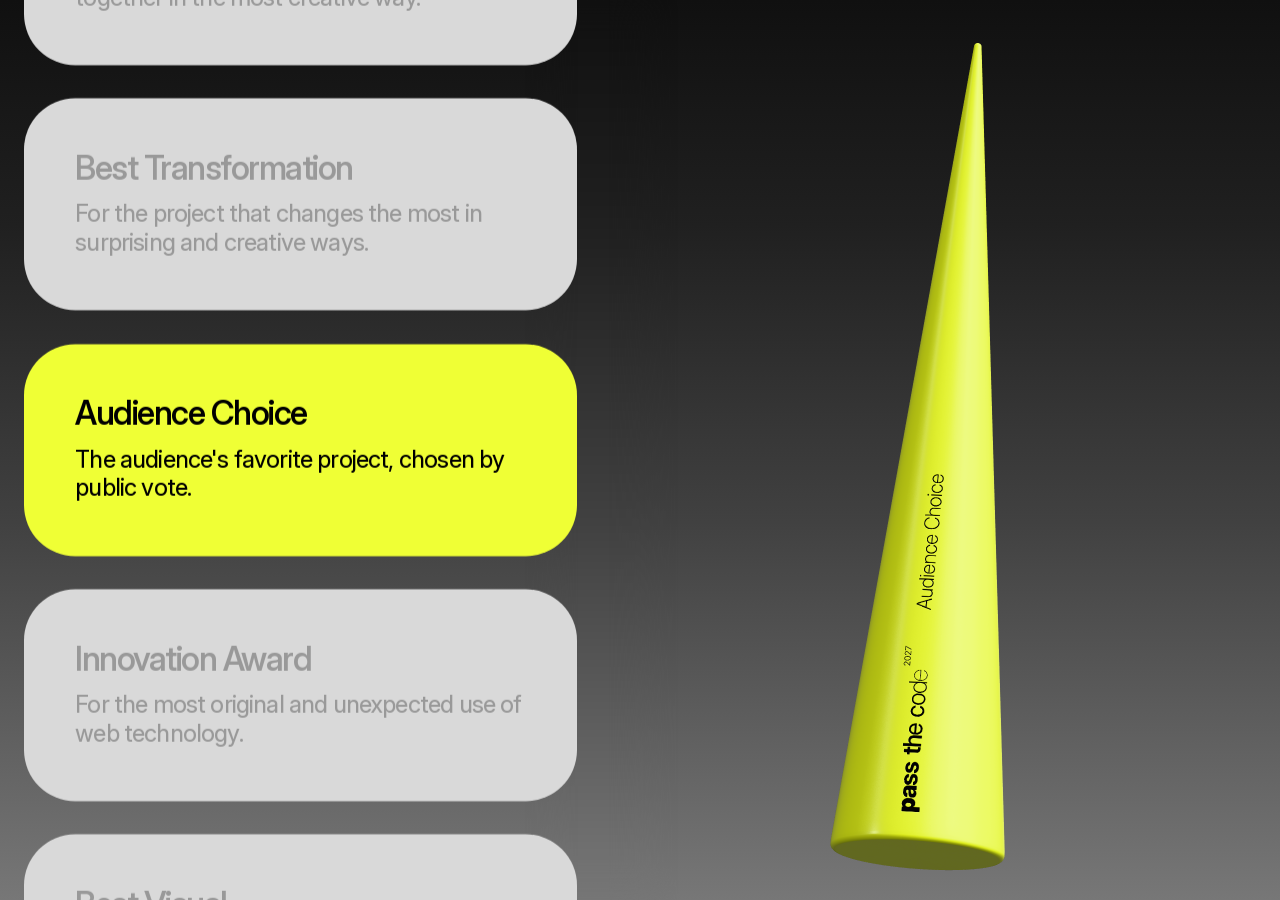
<file: awards-motion.html>
<!doctype html>
<html lang="en" class="presentation-clean">
<head>
  <meta charset="utf-8"><meta name="viewport" content="width=device-width,initial-scale=1">
  <title>Pass the Code — Awards</title>
  <link rel="stylesheet" href="trophies.css?v=01">
  <link rel="stylesheet" href="awards-motion.css?v=closer-type-larger-trophy">
  <script type="module" src="trophies.js?v=slightly-smaller-base-view"></script>
  <link rel="stylesheet" href="presentation.css?v=zy-clean">
  <script src="presentation.js?v=zy-clean" defer></script>
</head>
<body class="awards-story">
  <section id="award-rail" aria-label="Award descriptions"><div id="award-list"></div></section>
  <div class="award-soft-edge" aria-hidden="true"></div>
  <main id="trophy-view" aria-label="Five interactive 3D cone trophies"></main>
  <header data-site-ui><a href="trophies.html">↖ Trophies</a><span>TROPHY STUDIES / 01</span><button id="theme" aria-label="Change background">Dark background</button></header>
  <div data-site-ui class="intro"><h1>Five colors.<br>One form.</h1><span>pass the code · 2027</span></div>
  <nav data-site-ui class="palette" aria-label="Select trophy"><button id="all" class="selected" aria-pressed="true">All five</button></nav>
  <footer data-site-ui><span id="selection">THE COLLECTION</span><span class="hint">Drag to orbit · Shift + drag to move vertically · scroll to zoom</span><div><button id="tour">Pause awards</button><button id="reset">Reset view</button><a id="download" href="assets/trophies/pass-the-code-collection.glb" download>Download 5 models ↗</a></div></footer>
  <p id="error" role="status" hidden></p>
</body>
</html>
</file>
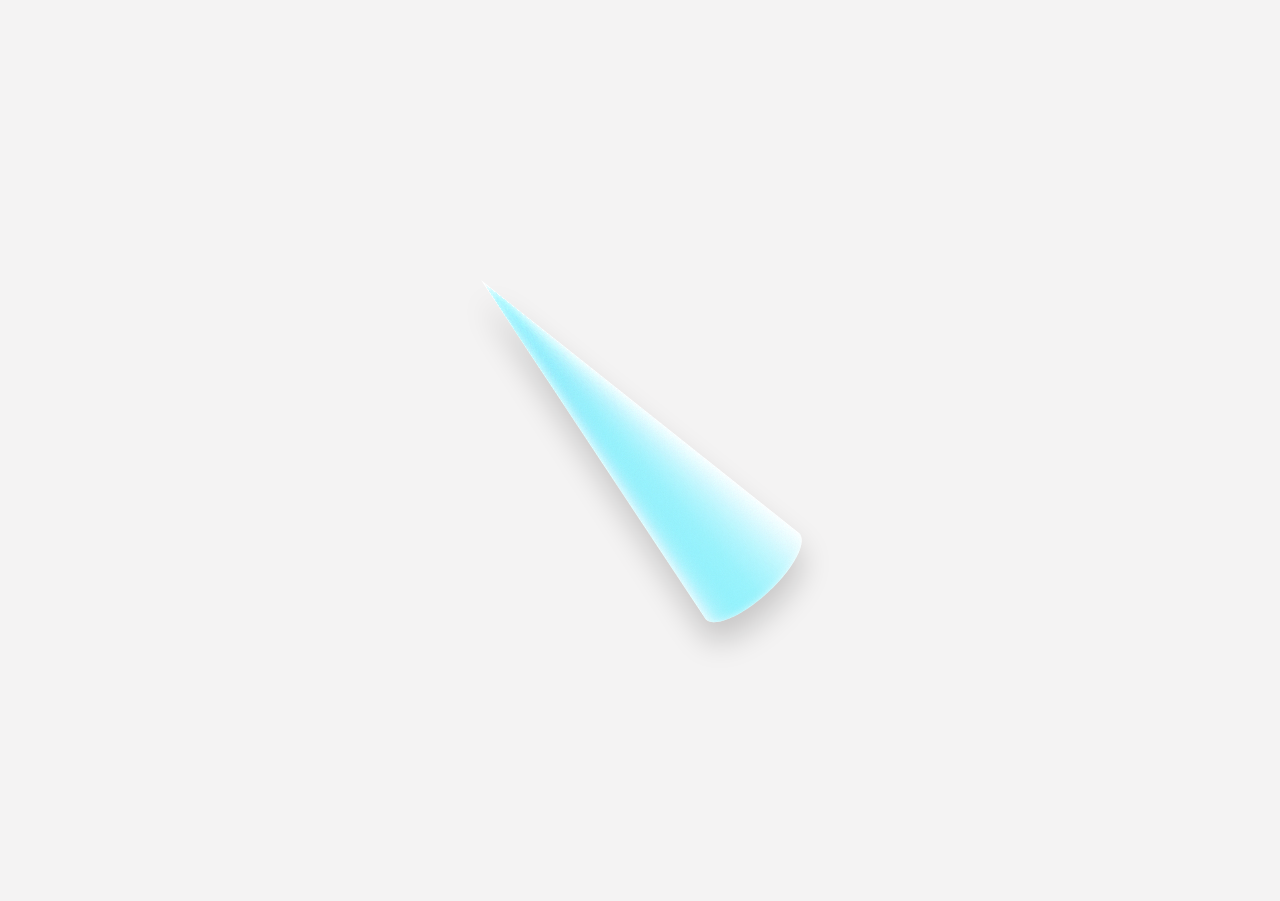
<file: cursor-demo.html>
<!doctype html>
<html lang="en" class="presentation-clean">
<head>
  <meta charset="utf-8"><meta name="viewport" content="width=device-width, initial-scale=1">
  <title>Pass the Code — Cursor demo</title>
  <link rel="stylesheet" href="cursor-demo.css?v=cone-rotation-reverse"><link rel="stylesheet" href="cursors.css?v=live-cone-disc">
  <script src="cursors.js?v=exclusive-live-cursor" defer></script><script src="cursor-demo.js?v=clean-presentation" defer></script>
  <link rel="stylesheet" href="presentation.css?v=zy-clean">
  <script src="presentation.js?v=zy-clean" defer></script>
</head>
<body>
  <main tabindex="0" id="demo-stage" aria-label="Animated cursor interaction demonstration">
    <header data-site-ui class="demo-heading"><span>PASS THE CODE / CURSORS</span><span id="scene-counter">01 / 02</span></header>
    <aside data-site-ui class="demo-sidebar" aria-label="Demonstration chapters">
      <span class="sidebar-eyebrow">NOW SHOWING</span>
      <div id="demo-chapters"><span id="chapter-dot" aria-hidden="true"></span><div id="chapter-list"></div></div>
      <span id="scene-title" class="sr-only">Cursor</span>
      <p id="scene-detail">Click the cone to pass to the next color.</p>
    </aside>
    <canvas id="cone-demo" role="button" tabindex="0" aria-label="Change cursor cone color"></canvas>
    <canvas id="loading-disc" aria-label="Cursor beam sweeping color into a loading disc" hidden></canvas>
    <div id="demo-progress" aria-hidden="true"></div>
  </main>
  <nav data-site-ui class="demo-dock" aria-label="Demo controls">
    <a href="./">↖ Editor</a><button id="demo-play" type="button">Pause</button>

    <button id="demo-fullscreen" type="button">Full screen ↗</button>
  </nav>
  <span id="demo-status" role="status" class="sr-only"></span>
</body></html>
</file>
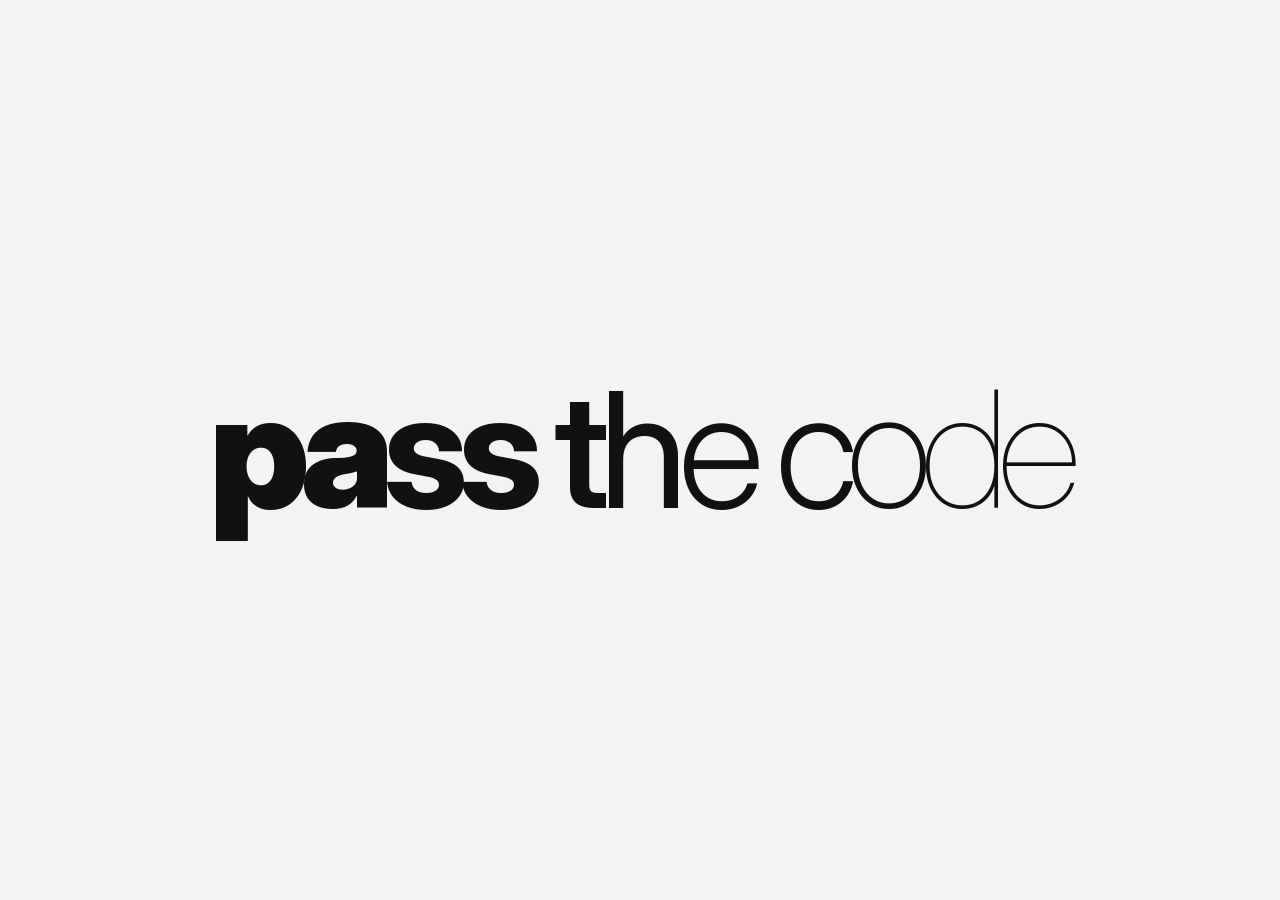
<file: logo-motion.html>
<!doctype html>
<html lang="en" class="presentation-clean">
<head>
<meta charset="utf-8"><meta name="viewport" content="width=device-width,initial-scale=1">
<title>Pass the Code — Logo motion</title>
<link rel="stylesheet" href="logo-motion.css?v=one-way-weight-wave">
<link rel="stylesheet" href="presentation.css?v=zy-clean">
<link rel="stylesheet" href="cursors.css?v=live-cone-disc">
<script src="presentation.js?v=zy-clean" defer></script>
<script src="cursors.js?v=exclusive-live-cursor" defer></script>
<script src="logo-motion.js?v=one-way-weight-wave" defer></script>
</head>
<body>
<main aria-label="Animated pass the code logo"><div id="logo"><div id="color-field" aria-hidden="true"><i></i><i></i><i></i><i></i><i></i></div><div id="lettering" aria-label="pass the code"></div></div></main>
<nav data-site-ui><a href="wave.html">↖ Wave</a><span>LOGO MOTION</span><button id="play">Pause</button><label>Speed <input id="speed" type="range" min="50" max="180" value="100"></label><button id="restart">Restart</button></nav>
</body></html>
</file>
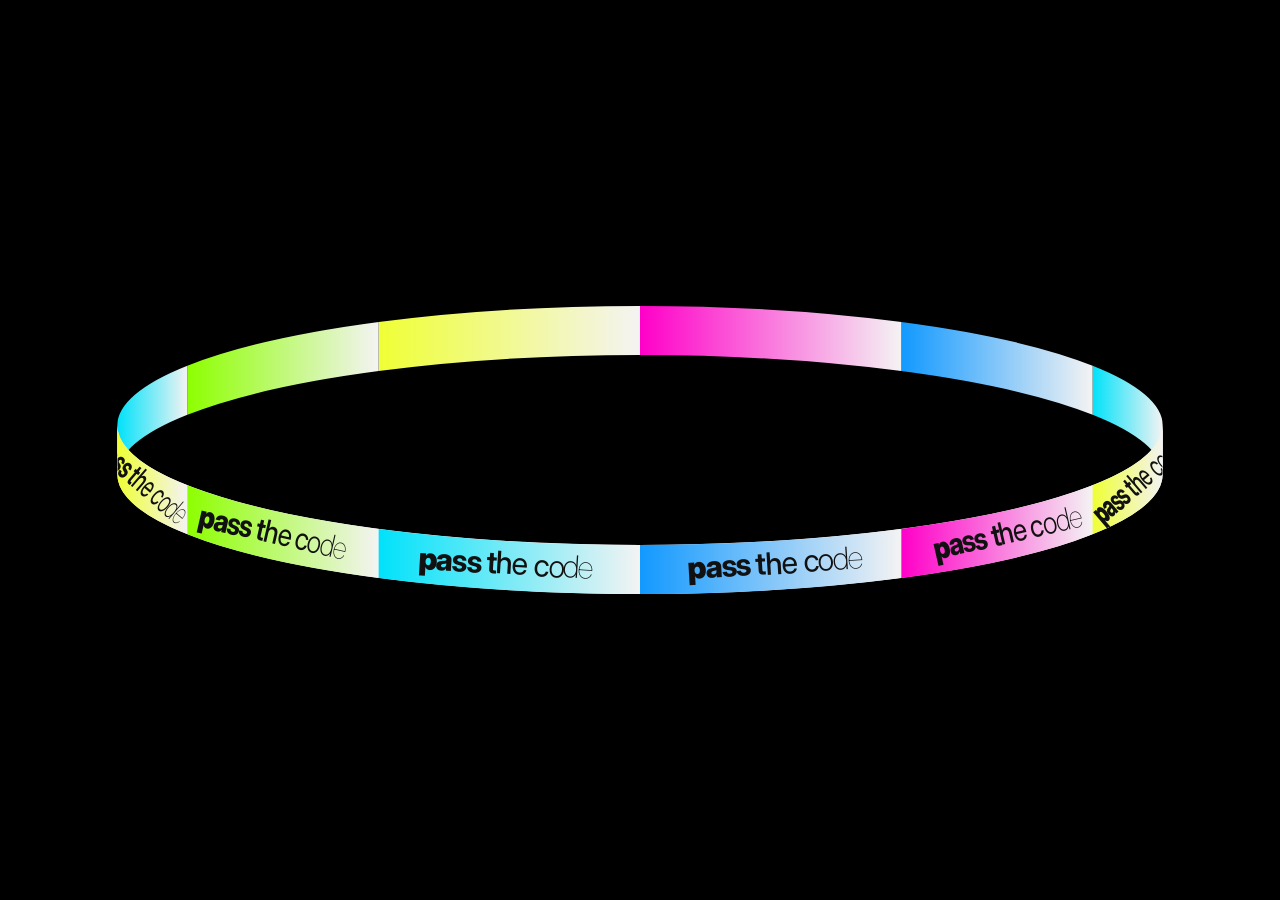
<file: ribbon.html>
<!doctype html><html lang="en" class="presentation-clean"><head><meta charset="utf-8"><meta name="viewport" content="width=device-width,initial-scale=1"><title>Pass the Code — Loop ribbon</title><link rel="stylesheet" href="presentation.css?v=zy-clean"><script src="presentation.js?v=zy-clean" defer></script><script type="module" src="ribbon-static.js?v=flat-static"></script><style>@font-face{font-family:Inter;src:url('assets/InterVariable.ttf');font-weight:100 900}*{box-sizing:border-box}html,body{margin:0;background:#000!important;overflow:hidden;font-family:Inter,Arial,sans-serif}canvas{display:block;width:100%;height:100dvh;touch-action:none;cursor:grab}canvas:active{cursor:grabbing}nav{position:fixed;bottom:26px;left:28px;right:28px;display:flex;gap:24px;align-items:center;font-size:12px;color:#bbb}a,button{font:inherit;color:inherit;text-decoration:none}button{border:0;background:transparent;cursor:pointer}label{display:flex;align-items:center;gap:10px}input{width:95px;accent-color:#bbb}</style></head><body><nav data-site-ui><a href="wave.html?format=long">↖ Flat ribbon</a></nav></body></html>
</file>
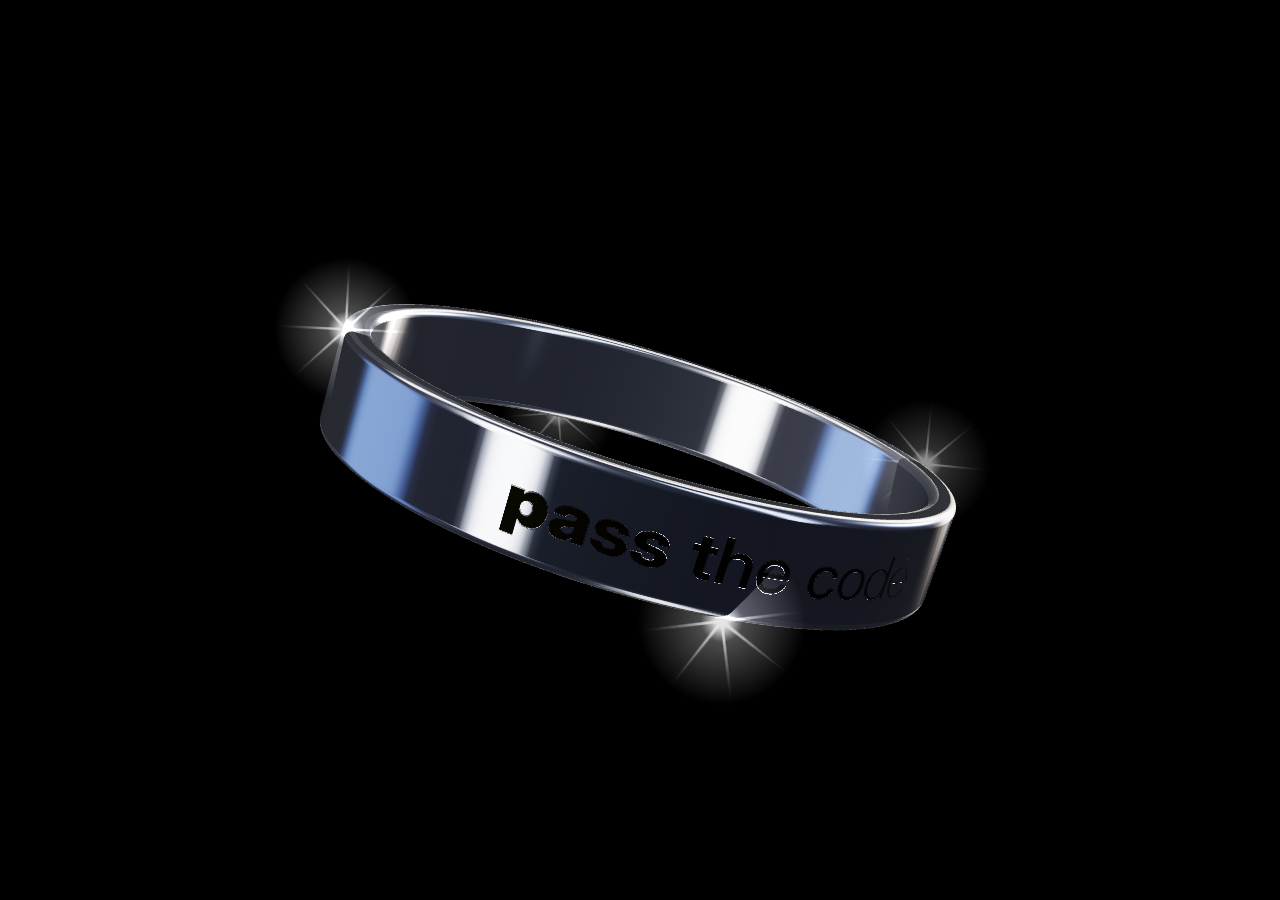
<file: ring.html>
<!doctype html><html lang="en" class="presentation-clean"><head><meta charset="utf-8"><meta name="viewport" content="width=device-width,initial-scale=1"><title>Pass the Code — Ring</title><link rel="stylesheet" href="presentation.css?v=zy-clean"><script src="presentation.js?v=zy-clean" defer></script><script type="module" src="ring.js?v=refined-ring-lettering"></script><style>@font-face{font-family:Inter;src:url('assets/InterVariable.ttf');font-weight:100 900}*{box-sizing:border-box}html,body{margin:0;background:#000!important;overflow:hidden;font-family:Inter,Arial,sans-serif}canvas{display:block;width:100%;height:100dvh;touch-action:none;cursor:grab}canvas:active{cursor:grabbing}nav{position:fixed;bottom:28px;left:30px;right:30px;display:flex;align-items:center;gap:25px;color:#aaa;font-size:12px}a,button{color:inherit;text-decoration:none;font:inherit}button{background:none;border:0;cursor:pointer}nav label{display:flex;gap:10px;align-items:center}input{width:100px;accent-color:#ddd}</style></head><body><nav data-site-ui><a href="wave.html">↖ Wave</a><a href="trophies.html">Trophies</a><button id="play">Pause</button><label>Speed <input id="speed" type="range" min="25" max="180" value="65"></label><label>Glints <input id="glints" type="range" min="0" max="150" value="85"></label></nav></body></html>
</file>
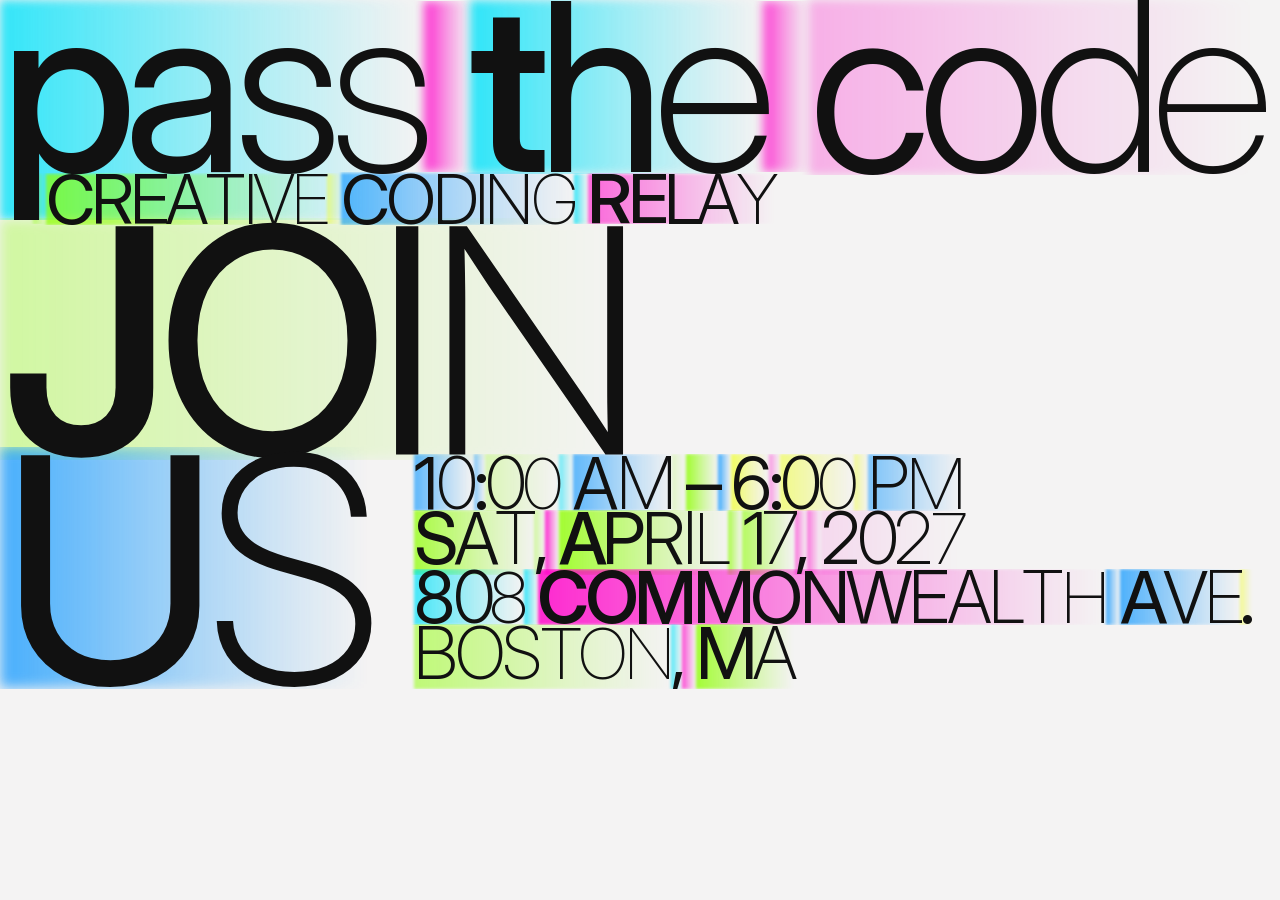
<file: wave.html>
<!doctype html>
<html lang="en" class="presentation-clean">
<head>
  <meta charset="utf-8">
  <meta name="viewport" content="width=device-width, initial-scale=1">
  <title>Pass the Code — Type waves</title>
  <link rel="stylesheet" href="wave.css?v=grouped-long-phrases">
  <script src="wave-grid.js?v=wave-grid-top" defer></script>
  <script src="wave.js?v=grouped-long-phrases" defer></script>
  <link rel="stylesheet" href="cursors.css?v=live-cone-disc">
  <script src="cursors.js?v=exclusive-live-cursor" defer></script>
  <link rel="stylesheet" href="presentation.css?v=zy-clean">
  <script src="presentation.js?v=zy-clean" defer></script>
</head>
<body>
  <button data-site-ui id="wave-settings-toggle" type="button" aria-expanded="false" aria-label="Toggle poster settings">Settings</button>
  <main class="workspace fullscreen-format poster-format">
    <section class="preview" aria-label="Music responsive variable typography">
      <div class="poster" id="poster">
        <div id="background-media" aria-hidden="true"></div>
        <div id="bands" aria-hidden="true"></div>
        <article id="composition"></article>
      </div>
      <span data-site-ui id="mode" class="wave-status" role="status"></span>
    </section>
    <aside data-site-ui class="settings" aria-label="Composition controls" inert>
      <a class="back" href="./">↖ Back to editor</a>
      <a class="back" href="cursor-demo.html" style="float:right">Cursor demo ↗</a>
      <a class="back trophy-entry" href="trophies.html" style="display:block;margin-top:16px">3D trophies ↗</a>
      <a class="back" href="ring.html" style="display:block;margin-top:16px">3D ring ↗</a>
      <a class="back" href="logo-motion.html" style="display:block;margin-top:16px">Logo motion ↗</a>
      <label class="text-label" for="poster-format">Format</label>
      <select id="poster-format"><option value="poster">Poster</option><option value="single">Single-line poster</option><option value="grid">Kinetic grid</option><option value="long">Long single line</option></select>
      <div class="long-line-settings"><a class="back" href="ribbon.html" style="display:block;margin:12px 0">Double-sided loop mockup ↗</a><label class="range-label" for="long-speed">Line travel <output id="long-speed-value">60</output></label><input id="long-speed" type="range" min="0" max="150" value="60"></div>
      <div class="single-word-settings">
        <label class="text-label" for="rotating-word">Pass the…</label>
        <select id="rotating-word"><option value="auto">Auto · all words</option><option value="code">Code</option><option value="possibility">Possibility</option><option value="idea">Idea</option><option value="imagination">Imagination</option><option value="spark">Spark</option><option value="unexpected">Unexpected</option><option value="mic">Mic</option><option value="surprise">Surprise</option><option value="bug">Bug</option><option value="fun">Fun</option><option value="challenge">Challenge</option><option value="lead">Lead</option></select>
      </div>
      <div class="grid-mode-controls">
        <label class="range-label" for="grid-motion">Grid motion <output id="grid-motion-value">80%</output></label>
        <input id="grid-motion" type="range" min="0" max="100" value="80">
        <label class="range-label" for="grid-speed">Grid speed <output id="grid-speed-value">1.0×</output></label>
        <input id="grid-speed" type="range" min="40" max="180" step="5" value="100">
      </div>
      <label class="text-label" for="copy">Text</label>
      <textarea id="copy" spellcheck="false">pass the code

 CREATIVE CODING RELAY

JOIN US

10:00 AM – 6:00 PM
SAT, APRIL 17, 2027

808 COMMONWEALTH AVE.
BOSTON, MA</textarea>
      <div class="music-row">
        <label class="file-label">Choose music <input id="music" type="file" accept="audio/*,.mp3"></label>
        <button id="play" type="button">Pause demo</button>
      </div>
      <p id="track-name">No track selected · generated wave</p>
      <label class="text-label" for="background-file">Background</label>
      <div class="background-actions">
        <label class="file-label">Upload image / video<input id="background-file" type="file" accept="image/*,video/*" aria-label="Upload background image or video"></label>
        <button id="background-remove" type="button" hidden>Remove</button>
      </div>
      <p id="background-name" role="status" hidden></p>
      <label class="range-label" for="color-mode">Color mode</label>
      <select id="color-mode">
        <option value="original">Original colors</option>
        <option value="music" selected>Follow music</option>
        <option value="seed">Seeded colors</option>
      </select>
      <div class="seed-row">
        <label for="seed">Seed</label>
        <input id="seed" type="number" min="0" max="4294967295" step="1" value="42">
        <button id="refresh-seed" type="button">↻ Shuffle</button>
      </div>
      <label class="range-label" for="intensity"><span>Response</span><output id="intensity-value">100%</output></label>
      <input id="intensity" type="range" min="20" max="180" value="100">
      <label class="range-label" for="spread"><span>Gradient reach</span><output id="spread-value">100%</output></label>
      <input id="spread" type="range" min="40" max="180" value="100">
      <label class="range-label" for="blur"><span>Gradient blur · relative to type</span><output id="blur-value">1.5</output></label>
      <input id="blur" type="range" min="0" max="16" value="1.5" step="0.5">
      <label class="range-label" for="size"><span>Type size</span><output id="size-value">100%</output></label>
      <input id="size" type="range" min="65" max="400" value="100">
      <label class="range-label" for="tracking"><span>Letter spacing</span><output id="tracking-value">0.00 em</output></label>
      <input id="tracking" type="range" min="-3" max="20" value="0" step="1">
      <label class="range-label" for="word-gap"><span>Word spacing</span><output id="word-gap-value">0.00 em</output></label>
      <input id="word-gap" type="range" min="-8" max="60" value="0" step="1">
      <label class="range-label" for="line-spacing"><span>Line spacing</span><output id="line-spacing-value">0%</output></label>
      <input id="line-spacing" type="range" min="0" max="150" value="0" step="1">
      <label class="range-label">Cursor size <output data-cursor-size-value>100%</output></label>
      <input data-cursor-size aria-label="Cursor size" type="range" min="24" max="96" value="48">
    </aside>
  </main>
</body>
</html>
</file>
<file: trophies.css>
@font-face{font-family:Inter;src:url('assets/InterVariable.ttf');font-weight:100 900;font-display:swap}
:root{font-family:Inter,Arial,sans-serif;color:#e8e7e4;background:#0c0d0f;color-scheme:dark}
*{box-sizing:border-box}body{margin:0;overflow:hidden}button,a{-webkit-tap-highlight-color:transparent}button{font:inherit;cursor:pointer}a{color:inherit;text-decoration:none}
#trophy-view{position:fixed;inset:0;touch-action:none;cursor:grab}#trophy-view:active{cursor:grabbing}#trophy-view canvas{display:block;width:100%;height:100%}
header{position:fixed;top:0;left:0;width:100%;padding:27px 32px;display:flex;justify-content:space-between;align-items:center;font-size:11px;letter-spacing:.02em;pointer-events:none}header a,header button{pointer-events:auto}header>span{color:#888b90;font-size:9px;letter-spacing:.14em}
button{color:inherit;border:0;background:transparent;padding:0;font-size:11px}header button{border-bottom:1px solid #7776;padding-bottom:4px}
.intro{position:fixed;left:32px;top:100px;pointer-events:none}h1{font-size:clamp(25px,3vw,45px);font-weight:450;line-height:1.06;letter-spacing:-.055em;margin:0 0 15px}.intro>span{font-size:10px;color:#898d93}
.palette{position:fixed;left:50%;bottom:85px;transform:translateX(-50%);display:flex;align-items:center;gap:8px;padding:7px;border:1px solid #ffffff14;border-radius:40px;background:#15171bc9;backdrop-filter:blur(16px)}.palette button{height:32px;min-width:32px;padding:0 10px;border-radius:22px;display:flex;align-items:center;gap:7px;color:#9d9fa4;white-space:nowrap}.palette button.selected{background:#ffffff10;color:#eee}.dot{width:10px;height:10px;border-radius:50%;background:var(--color);box-shadow:0 0 10px color-mix(in srgb,var(--color) 15%,transparent)}
footer{position:fixed;bottom:0;left:0;width:100%;display:flex;justify-content:space-between;align-items:center;padding:25px 32px;border-top:1px solid #ffffff0e;font-size:10px;color:#93969c}footer>span:first-child{min-width:180px;font-size:9px;letter-spacing:.12em}footer>div{display:flex;gap:25px;align-items:center}footer a{color:#e9e9e7}footer button{color:#93969c;font-size:10px}
#error{position:fixed;top:45%;left:15%;right:15%;padding:30px;background:#18191a;border-radius:10px;font-size:14px;line-height:1.7}
body.light{color:#191b1d}.light .palette{background:#ffffffc9;border-color:#00000014}.light .palette button{color:#61656b}.light .palette button.selected{background:#0000000a;color:#111}.light footer{border-color:#00000012}.light footer a{color:#191b1d}
:focus-visible{outline:2px solid #1299ff;outline-offset:5px}
@media(max-width:650px){header{padding:20px}header>span{display:none}.intro{left:20px;top:80px}h1{font-size:29px}.palette{bottom:95px;gap:1px}.palette button{padding:0 8px;font-size:10px}.palette button .color-name{display:none}.palette button.selected .color-name{display:inline}.hint{display:none}footer{padding:24px 20px;align-items:flex-start;gap:10px}footer>span:first-child{min-width:0}footer>div{gap:18px}footer a{max-width:110px;line-height:1.5}}
</file>
<file: awards-motion.css>
html:has(.awards-story),body.awards-story{min-height:100dvh;background:linear-gradient(180deg,#101010 0%,#202020 25%,#414141 58%,#777 100%)!important;color:#111}
.awards-story #trophy-view{left:42%;width:64%;right:auto;z-index:0;mask-image:linear-gradient(90deg,transparent 0%,#000 15%,#000 100%);-webkit-mask-image:linear-gradient(90deg,transparent 0%,#000 15%,#000 100%)}
.award-soft-edge{position:fixed;inset:0 auto 0 41%;width:12%;pointer-events:none;z-index:1;backdrop-filter:blur(18px);-webkit-backdrop-filter:blur(18px);mask-image:linear-gradient(90deg,transparent,#000 35%,#000 55%,transparent);-webkit-mask-image:linear-gradient(90deg,transparent,#000 35%,#000 55%,transparent)}
#award-rail{z-index:2;position:fixed;inset:0 53% 0 0;overflow:hidden;padding:0 clamp(18px,1.9vw,40px)}
#award-list{display:flex;flex-direction:column;gap:clamp(24px,3.7vh,48px);will-change:transform}
.award-card{display:block;flex:none;text-align:left;width:100%;min-height:23.5vh;padding:clamp(22px,2.7vw,54px) clamp(28px,4vw,80px);border-radius:clamp(32px,4vw,80px);background:#d9d9d9;color:#999;transition:background-color .7s ease,color .7s ease;cursor:pointer}
.award-card.active{background:var(--award-color);color:#000}
.award-card h2{font-size:clamp(22px,2.6vw,55px);line-height:1.05;letter-spacing:-.045em;font-weight:550;margin:0 0 1.6vh}
.award-card p{font-size:clamp(16px,1.85vw,37px);font-weight:450;line-height:1.22;letter-spacing:-.035em;margin:0}
.awards-story header,.awards-story footer{color:#999;z-index:3}.awards-story .intro,.awards-story .palette{display:none}
.awards-story footer .hint{display:none}
@media(max-width:650px){#award-rail{right:44%;padding:0 12px}.awards-story #trophy-view{left:50%;width:56%}.award-soft-edge{left:49%;width:13%}.award-card{padding:18px 20px;min-height:25vh;border-radius:30px}.award-card h2{font-size:22px;margin-bottom:12px}.award-card p{font-size:16px}}
</file>
<file: presentation.css>
/* Shared, default-clean presentation mode. Artwork and engraved lettering stay visible. */
html, body { background: var(--paper-color, #f4f3f3); }
html.presentation-clean [data-site-ui] { display: none !important; }
html.presentation-clean #demo-stage { height: 100dvh; }
html.presentation-clean #demo-progress { display: none !important; }
</file>
<file: cursor-demo.css>
@font-face { font-family: Inter Demo; src: url('./assets/InterVariable.ttf'); font-weight: 100 900; }
:root { font-family: Inter Demo, sans-serif; color: #171719; background: #f4f3f3; --demo-color: #8dff00; }
* { box-sizing: border-box; }
body { margin: 0; overflow: hidden; }
button, select, a, input { font: inherit; }
button, select, a { color: inherit; }
#demo-stage { position: relative; height: calc(100dvh - 66px); overflow: hidden; cursor: none; touch-action: none; }
#demo-stage * { cursor: none; }
.demo-heading { position: absolute; inset: 28px 32px auto; display: flex; justify-content: space-between; font: 10px ui-monospace, monospace; letter-spacing: .06em; color: #777; }
#demo-card { position: absolute; border: 1px solid #e8e7e6; background: #fbfbfa; box-shadow: 0 18px 70px #17171905; padding: 28px; overflow: hidden; border-radius: 12px; }
.card-label { font-size: 11px; color: #888; }
#demo-copy { font-size: clamp(30px, 4vw, 60px); letter-spacing: -.065em; margin-top: 14px; white-space: nowrap; font-weight: 450; }
#demo-tile { position: absolute; left: 28px; top: 150px; padding: 9px 18px 11px; background: linear-gradient(90deg, var(--demo-color), color-mix(in srgb, var(--demo-color) 5%, transparent)); font-size: 23px; letter-spacing: -.045em; white-space: nowrap; user-select: none; }
#demo-pass { position: absolute; bottom: 24px; right: 28px; border: 0; border-radius: 30px; padding: 12px 22px; background: #ecebea; }
#demo-pass.is-pressed { transform: scale(.95); background: var(--demo-color); }
#demo-handle { position: absolute; right: 0; bottom: 0; width: 12px; height: 12px; border-right: 2px solid var(--demo-color); border-bottom: 2px solid var(--demo-color); }
#demo-card.is-active { border-color: color-mix(in srgb, var(--demo-color) 70%, #bbb); }
#demo-pointer { position: absolute; z-index: 5; pointer-events: none; }
.scene-caption { position: absolute; left: 32px; bottom: 34px; display: grid; gap: 8px; pointer-events: none; }
#scene-title { font-size: 27px; letter-spacing: -.05em; }
#scene-detail { font-size: 12px; color: #777; }
#demo-progress { position: absolute; bottom: 0; left: 0; height: 2px; background: var(--demo-color); }
.demo-dock { height: 66px; border-top: 1px solid #dfdedd; display: flex; justify-content: center; align-items: center; gap: 18px; padding: 10px 20px; background: #fafaf9; font-size: 11px; }
.demo-dock button, .demo-dock select { background: transparent; border: 0; padding: 8px 2px; }
.demo-dock a { text-decoration: none; color: #777; }
.demo-dock label { display: flex; gap: 8px; align-items: center; }
.demo-dock input { width: 80px; accent-color: #222; }
.demo-dock output { width: 34px; }
.sr-only { position: absolute; width: 1px; height: 1px; overflow: hidden; clip-path: inset(50%); }
@media(max-width:700px) { .demo-dock { gap: 8px; flex-wrap: wrap; height: 110px; } #demo-stage { height: calc(100dvh - 110px); } .demo-heading { inset: 18px 20px auto; } #demo-card { padding: 18px; } #demo-tile { font-size: 18px; } .scene-caption { left: 20px; bottom: 20px; } }

.demo-immersive #demo-stage { height: 100dvh; }
.demo-immersive .demo-dock { position: fixed; z-index: 10; bottom: 0; left: 0; right: 0; opacity: 0; transition: opacity 180ms; }
.demo-immersive .demo-dock:hover, .demo-immersive .demo-dock:focus-within { opacity: 1; }
.demo-immersive .scene-caption { bottom: 38px; }

.demo-sidebar { position: absolute; left: clamp(28px, 5vw, 86px); top: 50%; transform: translateY(-50%); width: 218px; z-index: 6; }
.sidebar-eyebrow { display: block; margin: 0 0 24px 24px; font: 9px ui-monospace, monospace; letter-spacing: .12em; color: #999; }
#demo-chapters { position: relative; }
#chapter-list { display: grid; gap: 5px; }
.chapter { display: block; position: relative; width: 100%; border: 0; background: transparent; text-align: left; padding: 7px 0 7px 24px; color: #b5b4b3; font-size: clamp(18px, 1.9vw, 26px); font-weight: 380; letter-spacing: -.045em; line-height: 1.2; transition: color 550ms, font-weight 550ms, transform 680ms cubic-bezier(.22,1,.36,1); }
.chapter:hover { color: #555; }
.chapter[aria-current="step"] { color: #191919; transform: translateX(12px); font-weight: 460; }
#chapter-dot { position: absolute; z-index: 1; top: 0; left: 3px; width: 6px; height: 28px; border-radius: 20px; background: var(--demo-color); filter: blur(.7px); box-shadow: 0 0 7px color-mix(in srgb, var(--demo-color) 60%, transparent); pointer-events: none; transform-origin: center; transition: background 350ms; }
#demo-stage .demo-sidebar, #demo-stage .demo-sidebar * { cursor: var(--cursor-link); }
.demo-sidebar #scene-detail { margin: 24px 0 0 24px; max-width: 185px; min-height: 48px; color: #969492; font-size: 11px; line-height: 1.6; }
@media (max-width: 900px) {
  .demo-sidebar { left: 24px; width: 165px; }
  .chapter { font-size: 19px; }
}
@media (max-width: 620px) {
  .demo-sidebar { top: 72px; left: 20px; right: 20px; width: auto; transform: none; }
  .sidebar-eyebrow { margin: 0 0 12px; }
  #chapter-list { display: flex; gap: 14px; overflow-x: auto; padding-bottom: 12px; scrollbar-width: none; }
  .chapter { white-space: nowrap; width: auto; padding: 7px 0; font-size: 16px; }
  .chapter[aria-current="step"] { transform: none; }
  #chapter-dot { left: 0; top: 40px; width: 28px; height: 6px; }
  .demo-sidebar #scene-detail { margin: 6px 0 0; max-width: 100%; min-height: 20px; }
}
@media (prefers-reduced-motion: reduce) { .chapter { transition: none; } }

#loading-disc { position: absolute; pointer-events: none; }
#loading-disc[hidden] { display: none; }
#demo-stage.disc-loading #demo-card, #demo-stage.disc-loading #demo-pointer { visibility: hidden; }

#cone-demo { position: absolute; cursor: pointer; outline-offset: -8px; }
#cone-demo[hidden] { display: none; }
</file>
<file: cursors.css>
.custom-cursors body { cursor: var(--cursor-normal); }
.custom-cursors :is(textarea, input[type="text"], input[type="number"]) { cursor: var(--cursor-text); }
.custom-cursors :is(button, a, select, input[type="checkbox"], input[type="color"], input[type="file"], .file-label) { cursor: var(--cursor-link); }
.custom-cursors :is(button, a):active { cursor: var(--cursor-link); }
.custom-cursors input[type="range"] { cursor: var(--cursor-horizontal); }
.custom-cursors input[type="range"]:active { cursor: var(--cursor-drag); }
.custom-cursors :disabled { cursor: not-allowed; }
.custom-cursors .cursor-loading #replay-canvas { cursor: var(--cursor-loading); }
.custom-cursors #replay-canvas { cursor: var(--cursor-normal); }
.custom-cursors .cursor-loading :is(#poster, #music, .file-label) { cursor: var(--cursor-loading); }

.cursor-size-control { display: block; margin: 16px 0; font: 11px system-ui; }
.cursor-size-control output { float: right; }
.cursor-size-control input { display: block; width: 100%; margin-top: 10px; }

.custom-cursors .cursor-loading, .custom-cursors .cursor-loading * { cursor: var(--cursor-loading) !important; }
</file>
<file: logo-motion.css>
@font-face{font-family:Inter;src:url('assets/InterVariable.ttf');font-weight:100 900;font-display:swap}
*{box-sizing:border-box}body{margin:0;overflow:hidden;background:#f4f3f3;font-family:Inter,Arial,sans-serif;color:#111}main{height:100dvh;display:grid;place-items:center;padding:6vw}#logo{width:min(88vw,1250px);position:relative;isolation:isolate}#lettering{position:relative;z-index:1}#lettering svg{display:block;width:100%;height:auto;overflow:visible}#lettering path{fill:#111}#color-field{position:absolute;inset:0;z-index:0;pointer-events:none}#color-field i{position:absolute;top:0;height:100%;opacity:0;will-change:transform,opacity;transform-origin:left center;background:linear-gradient(90deg,var(--color),color-mix(in srgb,var(--color) 45%,transparent) 44%,transparent);filter:blur(clamp(1px,.18vw,3px))}nav{position:fixed;bottom:25px;left:30px;right:30px;display:flex;align-items:center;gap:24px;font-size:11px}nav span{margin-right:auto;color:#777;letter-spacing:.12em}a{color:inherit;text-decoration:none}button{border:0;background:none;color:inherit;font:inherit;cursor:pointer;padding:8px}label{display:flex;align-items:center;gap:10px}input{width:90px;accent-color:#111}@media(max-width:600px){nav{left:15px;right:15px;gap:8px}nav span{display:none}}
/* Typography-only breathing with the original per-letter weight hierarchy. */
#lettering{height:clamp(52px,14vw,210px);display:flex;align-items:center;justify-content:center;white-space:nowrap}
#lettering span{font-family:Inter,Arial,sans-serif;font-size:clamp(26px,12.6vw,180px);font-weight:900;font-optical-sizing:none;line-height:1;letter-spacing:-.065em;font-kerning:normal;font-synthesis:none;color:#111}

#lettering .logo-letter{font-size:inherit;letter-spacing:inherit;line-height:inherit}
</file>
<file: wave.css>
@font-face {
  font-family: Inter Wave;
  src: url("./assets/InterVariable.ttf") format("truetype");
  font-style: normal;
  font-weight: 100 900;
  font-display: swap;
}
:root { color-scheme: light; font-family: "Inter Wave", sans-serif; color: #111; background: #f5f5f2; }
* { box-sizing: border-box; }
body { margin: 0; }
.workspace { display: grid; grid-template-columns: minmax(0, 1fr) 320px; min-height: 100dvh; }
.preview { display: flex; flex-direction: column; align-items: center; justify-content: center; padding: 32px; min-width: 0; }
.poster { position: relative; isolation: isolate; background: #f4f3f3; width: min(100%, 670px); min-height: 760px; padding: 25px 24px; overflow: hidden; --type-scale: 1; }
#bands { position: absolute; inset: 0; z-index: -1; pointer-events: none; overflow: hidden; }
.color-band {
  position: absolute;
  background: linear-gradient(90deg,
    var(--color) 0%,
    color-mix(in srgb, var(--color) 92%, transparent) 7%,
    color-mix(in srgb, var(--color) 40%, transparent) var(--reach, 55%),
    color-mix(in srgb, var(--color) 8%, transparent) 90%,
    transparent 100%);
  filter: blur(calc(var(--gradient-blur, 1.5px) * var(--blur-scale, 1)));
  clip-path: inset(0 -64px);
  will-change: opacity;
}
#composition {
  position: relative;
  width: calc(100% * var(--type-scale));
  display: grid;
  grid-template-columns: 29% minmax(0, 1fr);
  column-gap: calc(5px * var(--type-scale));
  row-gap: calc(8px * var(--line-spacing, 0) * var(--type-scale));
  align-items: start;
}
.poster { container-type: inline-size; }
.copy-block {
  margin: 0;
  min-width: 0;
  font-size: calc(4.72cqw * var(--type-scale));
  line-height: calc(.78 + .22 * var(--line-spacing, 0));
  letter-spacing: calc(-.055em + var(--tracking, 0em));
  word-spacing: var(--word-gap, 0em);
  font-weight: 400;
  white-space: pre-wrap;
  overflow-wrap: anywhere;
}
.layout-headline { position: relative; top: 3px; grid-column: 1 / -1; grid-row: 1; font-size: calc(15.6cqw * var(--type-scale)); line-height: calc(.78 + .2 * var(--line-spacing, 0)); }
.layout-subtitle { grid-column: 1 / -1; grid-row: 2; margin-left: calc(2cqw + 2px); font-size: calc(4.53cqw * var(--type-scale)); }
.layout-join { grid-column: 1 / -1; grid-row: 3; font-size: calc(20.76cqw * var(--type-scale)); line-height: calc(.73 + .2 * var(--line-spacing, 0)); --base-tracking: -.065em; }
.layout-us { grid-column: 1; grid-row: 4 / 6; font-size: calc(20.76cqw * var(--type-scale)); line-height: calc(.73 + .2 * var(--line-spacing, 0)); }
.layout-schedule { position: relative; left: -25px; grid-column: 2; grid-row: 4; }
.layout-address { position: relative; left: -25px; grid-column: 2; grid-row: 5; }
.layout-invitation, .layout-extra { grid-column: 1 / -1; }
.wave-letter { font-variation-settings: "wght" var(--weight, 400); font-synthesis: none; }
.wave-status { position: absolute; width: 1px; height: 1px; overflow: hidden; clip-path: inset(50%); }
.settings { padding: 30px 25px; border-left: 1px solid #e3e3df; background: white; }
.back { font: 10px ui-monospace, monospace; color: #69695f; text-decoration: none; }
h1 { margin: 37px 0 8px; font-size: 29px; font-weight: 550; letter-spacing: -.065em; }
.description { font-size: 12px; color: #707068; margin: 0 0 32px; }
.text-label, .range-label { font-size: 11px; display: flex; justify-content: space-between; margin: 22px 0 10px; }
textarea { display: block; resize: vertical; width: 100%; min-height: 228px; padding: 12px; border: 1px solid #e3e3df; border-radius: 6px; font: 12px/1.55 "Inter Wave", sans-serif; background: #fafaf8; }
.music-row { display: flex; gap: 7px; margin-top: 20px; }
.file-label, button { border: 1px solid #deded8; border-radius: 5px; background: white; padding: 9px; font: 10px "Inter Wave", sans-serif; cursor: pointer; }
.file-label { position: relative; overflow: hidden; }
.file-label input { position: absolute; inset: 0; opacity: 0; width: 100%; cursor: pointer; }
button { flex: 1; background: #191916; color: white; }
button:disabled { opacity: .4; cursor: default; }
#track-name { overflow-wrap: anywhere; color: #707068; font-size: 10px; line-height: 1.5; min-height: 30px; }
input[type="range"] { width: 100%; accent-color: #1d1d18; }
#color-mode { width: 100%; padding: 8px; border: 1px solid #e3e3df; border-radius: 5px; background: white; font: 11px "Inter Wave", sans-serif; }
.seed-row { display: flex; align-items: center; gap: 7px; margin-top: 10px; font-size: 10px; }
#seed { min-width: 0; width: 95px; padding: 7px; border: 1px solid #e3e3df; border-radius: 5px; font: inherit; }
.legend { display: flex; flex-wrap: wrap; justify-content: space-between; gap: 7px; margin-top: 30px; font: 8px ui-monospace, monospace; color: #707068; }
.legend-gradient { width: 100%; height: 22px; background: linear-gradient(90deg, #00dff217, #00dff2); filter: blur(2px); }
.note { margin-top: 26px; font-size: 11px; line-height: 1.65; color: #77776c; }
:focus-visible { outline: 2px solid #1299ff; outline-offset: 3px; }
@media (max-width: 850px) {
  .workspace { grid-template-columns: minmax(0, 1fr) 260px; }
  .preview { padding: 16px; }
  .poster { min-height: 700px; padding: 22px 16px; }
}
@media (max-width: 620px) {
  .workspace { grid-template-columns: 1fr; }
  .settings { border-top: 1px solid #e3e3df; border-left: 0; }
  .poster { min-height: 660px; }
}

#poster-format { width: 100%; padding: 9px; border: 1px solid #e3e3df; border-radius: 5px; background: white; font: 12px "Inter Wave", sans-serif; }
.poster.single-line { width: 100%; min-height: 0; height: 100dvh; aspect-ratio: auto; padding: 0; }
.poster.single-line #composition { position: absolute; left: 0; top: calc(50% + var(--banner-y, 0px)); width: max-content; display: block; transform: translateX(var(--banner-x, 0px)) translateY(-50%) scale(var(--banner-fit, 1)); transform-origin: left center; }
.poster.single-line .layout-banner { margin: 0; padding: 0; font-size: 100px; line-height: 1; white-space: pre; overflow-wrap: normal; }
.workspace.single-format #copy { min-height: 80px; }
@media (max-width: 850px) { .poster.single-line { min-height: 0; padding: 0; } }

.workspace.fullscreen-format { display: block; height: 100dvh; min-height: 0; }
.workspace.fullscreen-format .preview { width: 100%; height: 100dvh; padding: 0; }
.workspace.fullscreen-format .settings { position: fixed; z-index: 20; right: 16px; top: 16px; bottom: 64px; width: min(320px, calc(100vw - 32px)); padding: 24px; overflow-y: auto; border: 1px solid #e3e3df; border-radius: 10px; background: #fffffff2; backdrop-filter: blur(18px); transform: translateX(calc(100% + 24px)); opacity: 0; pointer-events: none; transition: transform 280ms ease, opacity 200ms; }
.workspace.fullscreen-format.controls-open .settings { transform: translateX(0); opacity: 1; pointer-events: auto; }
body:has(.fullscreen-format) { overflow: hidden; }
#wave-settings-toggle { position: fixed; z-index: 21; top: auto; bottom: 18px; right: 18px; padding: 9px 14px; border: 1px solid #00000012; border-radius: 30px; background: #ffffffc9; color: #191916; font: 11px "Inter Wave", sans-serif; backdrop-filter: blur(10px); }
#wave-settings-toggle[hidden] { display: none; }

.single-word-settings { display: none; }
.single-format .single-word-settings { display: block; }
#rotating-word { width: 100%; padding: 9px; border: 1px solid #e3e3df; border-radius: 5px; background: white; font: 12px "Inter Wave", sans-serif; }

.poster.single-line .rotation-keyword { display: inline-block; position: relative; z-index: 2; }
.keyword-emphasis { display: inline-block; transform: scale(var(--keyword-punch, 1)); transform-origin: left center; will-change: transform; }
@media (prefers-reduced-motion: reduce) { .keyword-emphasis { transform: none; } }

.grid-mode-controls { display: none; }
.grid-format .grid-mode-controls { display: block; }
.grid-format .single-word-settings { display: block; }
.grid-format #copy { min-height: 228px; }
.poster.grid-mode { width: 100%; height: 100dvh; min-height: 0; padding: 0; }
.poster.grid-mode #composition { position: absolute; inset: 0; display: block; width: 100%; transform: none; }
.layout-grid-row { position: absolute; left: 0; width: 100%; margin: 0; padding: 0; }
.layout-grid-row > span { position: absolute; display: block; overflow: visible; white-space: pre; }
.grid-cell-color { position: absolute; inset: 0; pointer-events: none; background: linear-gradient(90deg, var(--grid-color), color-mix(in srgb, var(--grid-color) 88%, transparent) 7%, color-mix(in srgb, var(--grid-color) 48%, transparent) var(--grid-reach, 58%), color-mix(in srgb, var(--grid-color) 6%, transparent)); }
.grid-cell-ink { position: absolute; left: 2px; bottom: 0; white-space: pre; font-family: "Inter Wave", sans-serif; font-weight: 400; line-height: 1.25; }
@media (max-width:850px) { .poster.grid-mode { min-height: 0; padding: 0; } }

.poster.grid-mode .grid-cell-color { clip-path: inset(0); z-index: 0; }
.poster.grid-mode .grid-cell-ink { z-index: 2; }

.workspace.poster-format .poster { width: 100%; height: 100dvh; min-height: 0; padding: 0; }
.workspace.poster-format .preview { align-items: flex-start; justify-content: flex-start; }
.workspace.poster-format #composition { transform: translateY(var(--poster-top, 0px)) scale(1.18); transform-origin: left top; }

.workspace.poster-format .layout-headline { top: calc(3px + 2px / 1.18); }

#background-media { position: absolute; inset: 0; z-index: -2; overflow: hidden; pointer-events: none; }
#background-media img, #background-media video { display: block; width: 100%; height: 100%; object-fit: cover; }
.background-actions { display: flex; gap: 8px; align-items: center; }
.background-actions .file-label { flex: 1; text-align: center; }
.background-actions button { flex: 0; }
#background-name { margin: 8px 0 0; color: #707068; font-size: 10px; overflow-wrap: anywhere; }

.long-line-settings{display:none}.long-format .long-line-settings{display:block}
.long-format .single-word-settings{display:none}
.poster.long-line .word-ink{transform:none}

.poster.long-line .wave-word{display:inline-block;margin-right:.65em}
</file>
